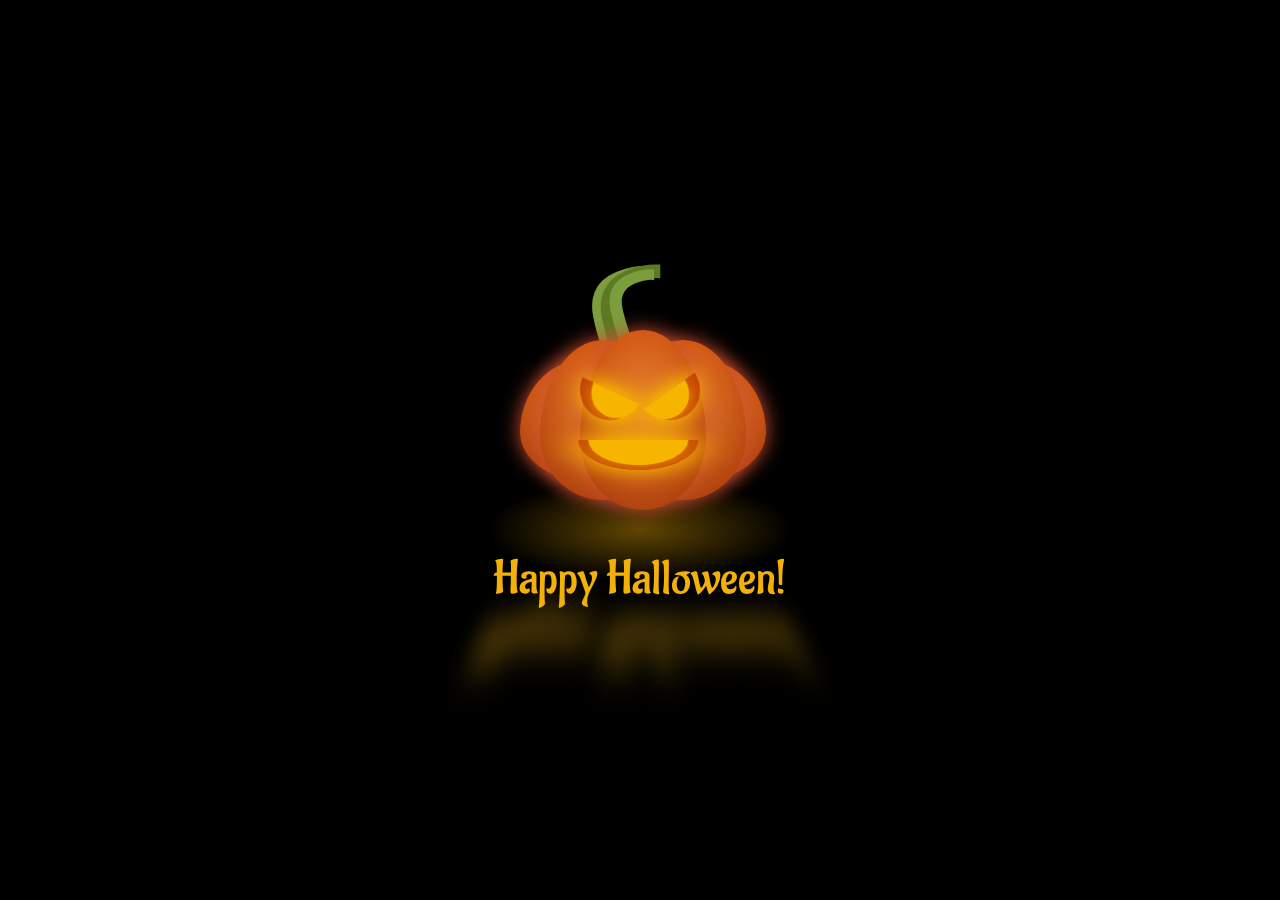
<file: Day2/index.html>
<!DOCTYPE html>
<html lang="en" >
<head>
  <meta charset="UTF-8">
  <title>CSS Spooky Halloween Pumpkin</title>
  <link rel="stylesheet" href="./style.css">

</head>
<body>
<!-- partial:index.partial.html -->
<link href='https://fonts.googleapis.com/css?family=Aladin' rel='stylesheet' type='text/css'>

<div class="image" >
  
<div class="pumpkin">

  <div class="stem">⟆</div>

  <div class="segment" ></div>
  <div class="segment" ></div>
  <div class="segment" ></div>
  <div class="segment" ></div>
  <div class="segment" ></div>
  
  <div class="eye left" ></div>
  <div class="eye right"></div>
  
  <div class="mouth" ></div>
  
</div>

<div class="shadow"></div>
  

<p class="spooky">Happy Halloween!</p>
  </div>
<!-- partial -->
  
</body>
</html>
</file>
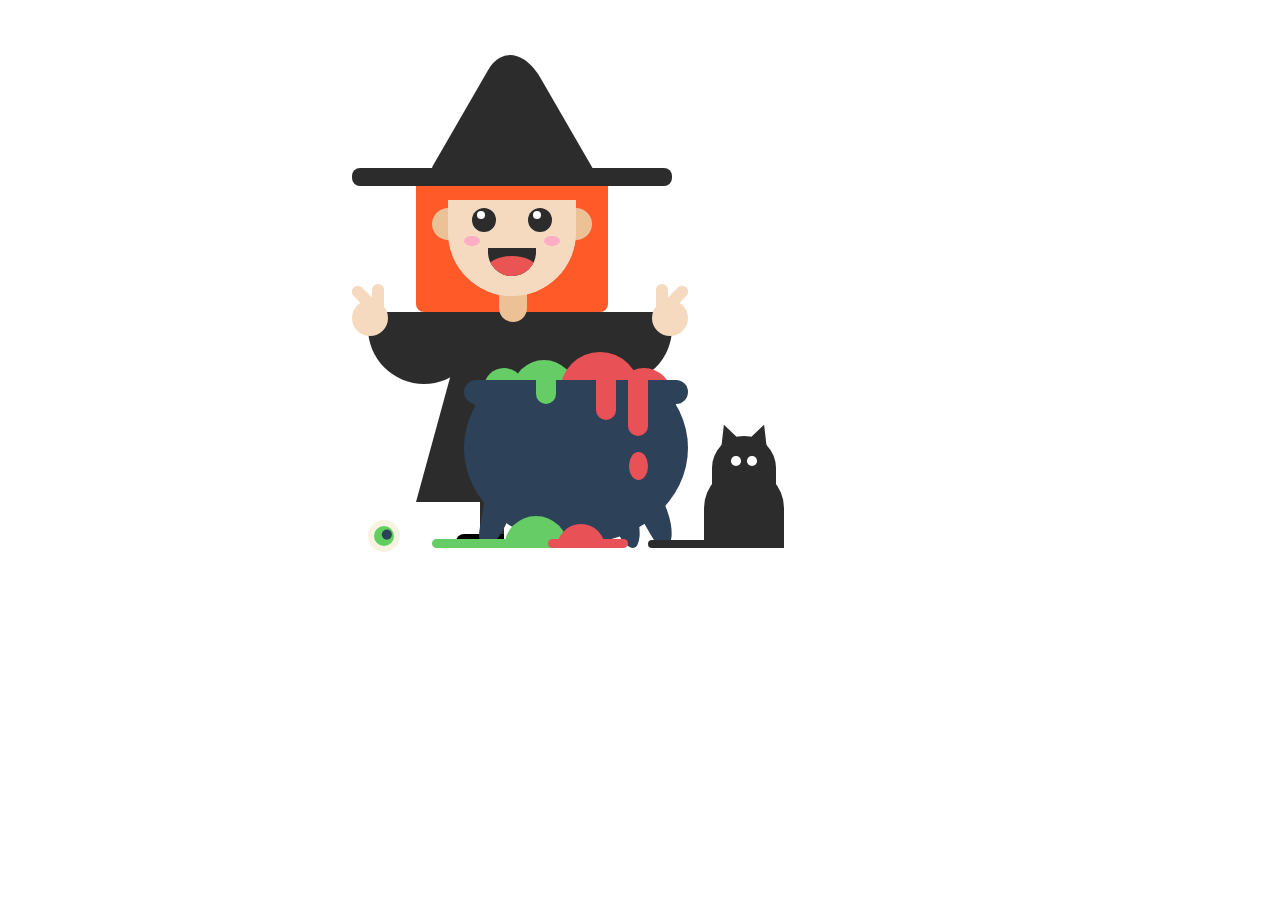
<file: Day7/index.html>
<!DOCTYPE html>
<html lang="en" >
<head>
  <meta charset="UTF-8">
  <title>Halloween Witch | Pure CSS</title>
  <link rel="stylesheet" href="./style.css">

</head>
<body>
<!-- partial:index.partial.html -->
<!-- Based on Aleksandar Savic's dribble shot: https://dribbble.com/shots/3911705-Happy-Halloween -->

<div class="container">
  <div class="witch">
    <div class="hair"></div>
    <div class="head">
			<div class="head-copy"></div>
			<div class="eye -left">
				<div class="pupil"></div>
			</div>
			<div class="eye -right">
				<div class="pupil"></div>
			</div>
			<div class="mouth">
				<div class="tongue"></div>
			</div>
			<div class="cheek -left"></div>
			<div class="cheek -right"></div>
			<div class="ear -left"></div>
			<div class="ear -right"></div>
		</div>
		<div class="neck"></div>
    <div class="hat"></div>
		<div class="hat-brim"></div>
		<div class="arm -left">
			<div class="hand -left">
				<div class="finger -left"></div>
				<div class="finger -skew-left -right"></div>
			</div>
		</div>
		<div class="arm -right">
			<div class="hand -right">
				<div class="finger -skew-right -left"></div>
				<div class="finger -right"></div>
			</div>
		</div>
		<div class="body"></div>
		<div class="leg">
			<div class="foot"></div>
		</div>
  </div>
	<div class="cauldron">
		<div class="cauldron-body"></div>
		<div class="cauldron-brim -top"></div>
		<div class="cauldron-brim -bottom"></div>
		<div class="cauldron-leg -left"></div>
		<div class="cauldron-leg -right"></div>
		<div class="cauldron-leg -small"></div>
		<div class="bottom-goo -green -g-right"></div>
		<div class="bottom-goo -red -r-middle"></div>
		<div class="goo-drip -green">
			<div class="goo-drop -green"></div>
		</div>
		<div class="goo-drip -red -right">
			<div class="goo-drop -red"></div>
		</div>
		<div class="goo-drip -red -left">
			<div class="goo-drop -red -left"></div>
		</div>
	</div>
	<div class="goo -green -g-left"></div>
	<div class="goo -green -g-right"></div>
	<div class="goo -red -r-left"></div>
	<div class="goo -red -r-right"></div>
	<div class="bubble -green"></div>
	<div class="bubble -yellow"></div>
	<div class="bubble -red"></div>
	<div class="bubble -green-2"></div>
	<div class="bottom-goo -green -g-left"></div>
	<div class="bottom-goo -red -r-line"></div>
	<div class="lone-eye">
		<div class="lone-eye__color">
			<div class="lone-eye__pupil"></div>
		</div>
	</div>
	<div class="cat">
		<div class="cat-body"></div>
		<div class="cat-head">
			<div class="cat-pupil -left"></div>
			<div class="cat-pupil -right"></div>
			<div class="cat-ear -left"></div>
			<div class="cat-ear -right"></div>
		</div>
		<div class="cat-tail"></div>
	</div>
</div>
<!-- partial -->
  
</body>
</html>
</file>
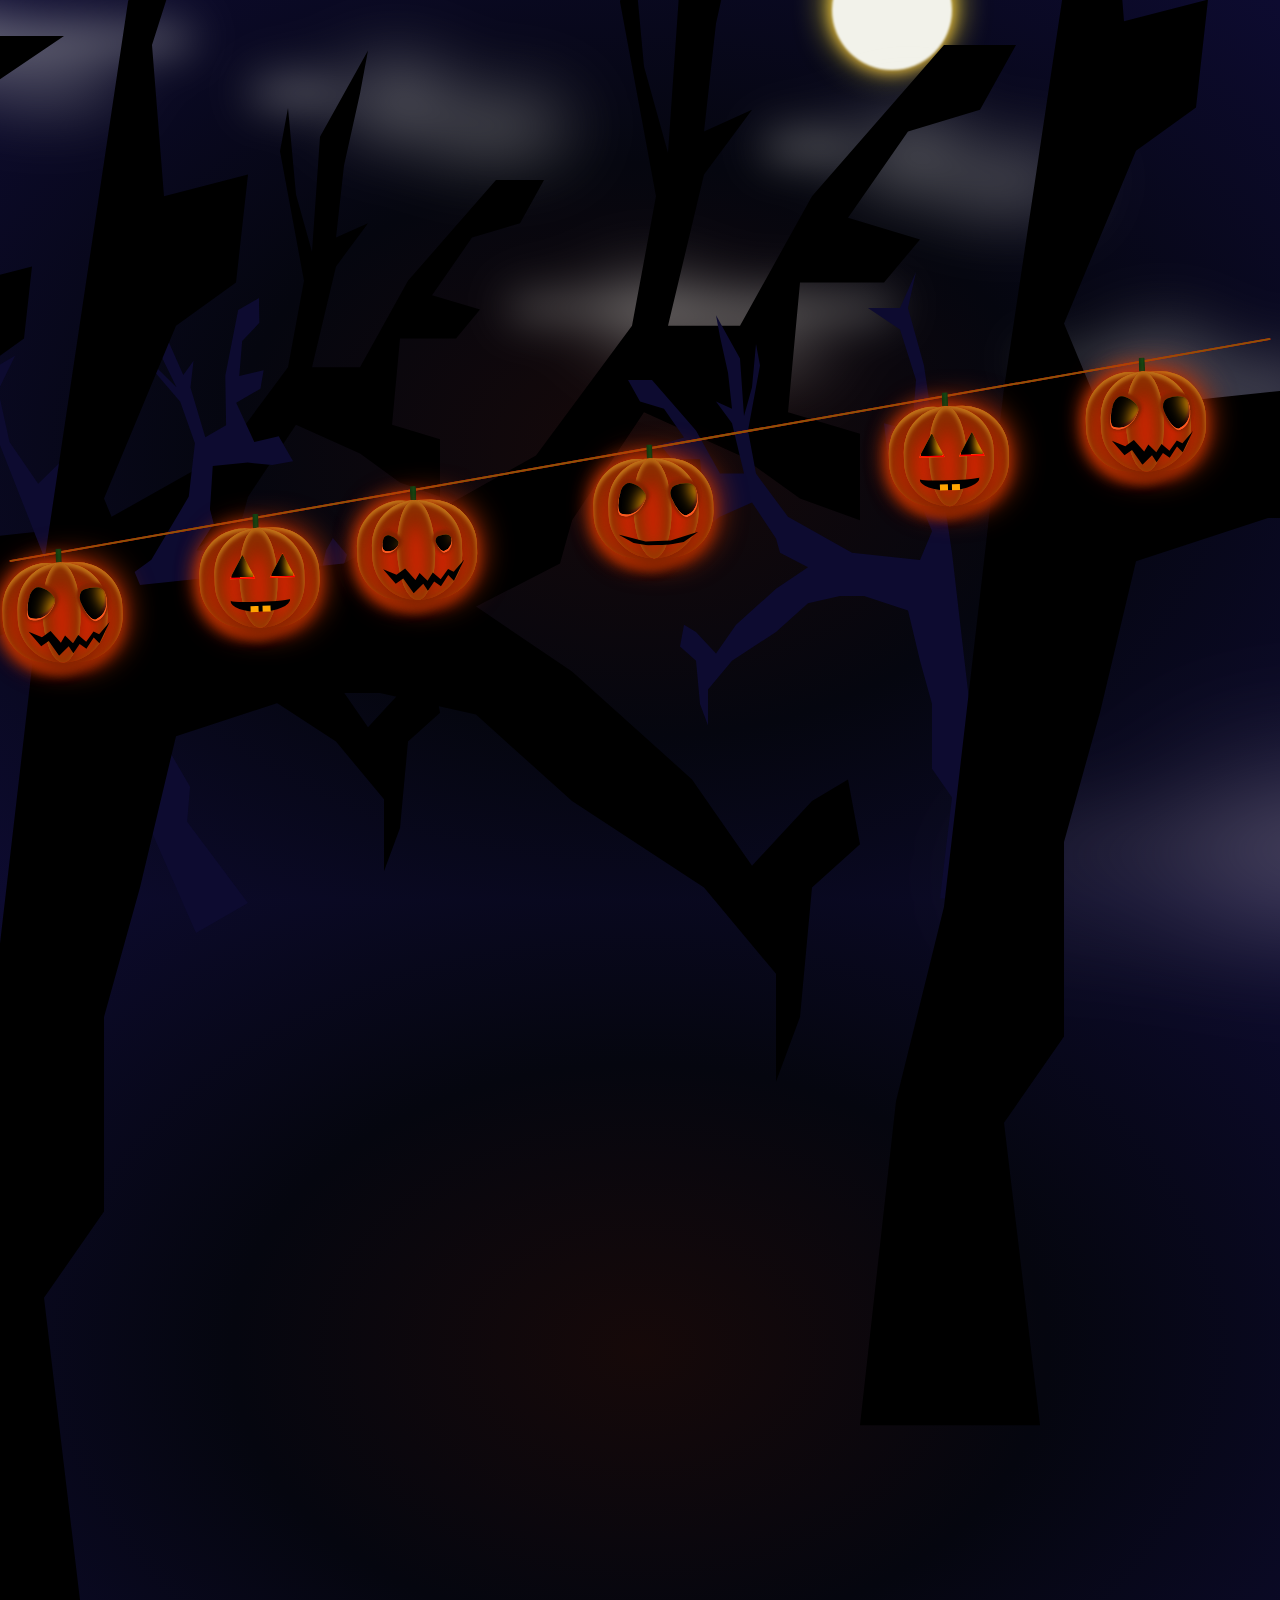
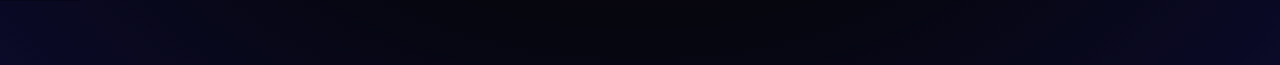
<file: Day9/index.html>
<!DOCTYPE html>
<html lang="en" >
<head>
  <meta charset="UTF-8">
  <title>Jack O&#39;Lantern Pumpkins - Pure CSS</title>
  <meta name="viewport" content="width=device-width, initial-scale=1.0">
<link rel="stylesheet" href="./style.css">

</head>
<body>
<!-- partial:index.partial.html -->
<div class="container">

  <!-- Background -->
  <div class="moon"></div>
  <div class="clouds cloud1">
    <div></div>
    <div></div>
  </div>
  <div class="clouds cloud2">
    <div></div>
    <div></div>
  </div>
  <div class="clouds cloud3">
    <div></div>
    <div></div>
  </div>
  <div class="clouds cloud4">
    <div></div>
    <div></div>
  </div>
  <div class="clouds cloud5">
    <div></div>
    <div></div>
  </div>

  <div class="smoke">
    <div></div>
  </div>

  <div class="tree tree1"></div>
  <div class="tree tree2"></div>
  <div class="tree tree3"></div>
  <div class="tree tree4"></div>
  <div class="tree tree5"></div>

  <!-- Lantern Garland -->
  <div class="dancing-line">

    <div class="pumpkin">
      <div class="stem"></div>
      <div class="heart"></div>
      <div class="rounded-eyes"></div>
      <div class="rounded-eyes"></div>
      <div class="mean-mouth"></div>
    </div>

    <div class="pumpkin">
      <div class="stem"></div>
      <div class="heart"></div>
      <div class="eye"></div>
      <div class="eye eye-right"></div>
      <div class="bb-mouth"></div>
    </div>

    <div class="pumpkin">
      <div class="stem"></div>
      <div class="heart"></div>
      <div class="rounded-eyes baby-eyes"></div>
      <div class="rounded-eyes baby-eyes"></div>
      <div class="mean-mouth"></div>
    </div>

    <div class="pumpkin">
      <div class="stem"></div>
      <div class="heart"></div>
      <div class="rounded-eyes"></div>
      <div class="rounded-eyes"></div>
      <div class="rounded-mouth"></div>
    </div>

    <div class="pumpkin">
      <div class="stem"></div>
      <div class="heart"></div>
      <div class="eye"></div>
      <div class="eye eye-right"></div>
      <div class="bb-mouth"></div>
    </div>

    <div class="pumpkin">
      <div class="stem"></div>
      <div class="heart"></div>
      <div class="rounded-eyes"></div>
      <div class="rounded-eyes"></div>
      <div class="mean-mouth"></div>
    </div>

    <div class="pumpkin">
      <div class="stem"></div>
      <div class="heart"></div>
      <div class="eye"></div>
      <div class="eye eye-right"></div>
      <div class="bb-mouth"></div>
    </div>

    <div class="pumpkin">
      <div class="stem"></div>
      <div class="heart"></div>
      <div class="rounded-eyes baby-eyes"></div>
      <div class="rounded-eyes baby-eyes"></div>
      <div class="mean-mouth"></div>
    </div>

  </div>
</div>
<!-- partial -->
  <script  src="./script.js"></script>

</body>
</html>
</file>
<file: Day2/style.css>
body{
  background-color: black;
  overflow: hidden;
}

.image{
  position: absolute;
  left: 50%;
  top: 50%;
  margin-left: -150px;
  margin-top: -120px;
  width: 300px;
  height: 200px;
}

.pumpkin{
  position: absolute;
  left: 90px;
}

.pumpkin .segment{
  position: absolute;
   display:block;
   width: 126px;
   height: 180px;
   background-color: red;
   -webkit-border-radius: 63px 63px 63px 63px / 108px 108px 72px 72px;
   border-radius:         50%  50%  50%  50%  / 60%   60%   40%  40%;
  background: #fb9a39; /* Old browsers */
background: -moz-radial-gradient(center, ellipse cover,  #fb9a39 0%, #c13c07 100%); /* FF3.6+ */
background: -webkit-gradient(radial, center center, 0px, center center, 100%, color-stop(0%,#fb9a39), color-stop(100%,#c13c07)); /* Chrome,Safari4+ */
background: -webkit-radial-gradient(center, ellipse cover,  #fb9a39 0%,#c13c07 100%); /* Chrome10+,Safari5.1+ */
background: -o-radial-gradient(center, ellipse cover,  #fb9a39 0%,#c13c07 100%); /* Opera 12+ */
background: -ms-radial-gradient(center, ellipse cover,  #fb9a39 0%,#c13c07 100%); /* IE10+ */
background: radial-gradient(ellipse at center,  #fb9a39 0%,#c13c07 100%); /* W3C */
filter: progid:DXImageTransform.Microsoft.gradient( startColorstr='#fb9a39', endColorstr='#c13c07',GradientType=1 ); /* IE6-9 fallback on horizontal gradient */
  box-shadow: 0 0 20px rgba(206,79,51,1)
}

.pumpkin .segment:after{
  content:"";
  position: absolute;
   width: 100%;
   height: 100%;
   -webkit-border-radius: 63px 63px 63px 63px / 108px 108px 72px 72px;
   border-radius:         50%  50%  50%  50%  / 60%   60%   40%  40%;
  background: -moz-linear-gradient(top,  rgba(251,154,57,0) 0%, rgba(127,35,5,0.4) 100%); /* FF3.6+ */
background: -webkit-gradient(linear, left top, left bottom, color-stop(0%,rgba(251,154,57,0)), color-stop(100%,rgba(127,35,5,0.4))); /* Chrome,Safari4+ */
background: -webkit-linear-gradient(top,  rgba(251,154,57,0) 0%,rgba(127,35,5,0.4) 100%); /* Chrome10+,Safari5.1+ */
background: -o-linear-gradient(top,  rgba(251,154,57,0) 0%,rgba(127,35,5,0.4) 100%); /* Opera 11.10+ */
background: -ms-linear-gradient(top,  rgba(251,154,57,0) 0%,rgba(127,35,5,0.4) 100%); /* IE10+ */
background: linear-gradient(to bottom,  rgba(251,154,57,0) 0%,rgba(127,35,5,0.4) 100%); /* W3C */
filter: progid:DXImageTransform.Microsoft.gradient( startColorstr='#00fb9a39', endColorstr='#667f2305',GradientType=0 ); /* IE6-9 */

}

.pumpkin .segment:nth-child(5){
  left: -40px;
  height: 160px;
  top: 10px;
}

.pumpkin .segment:nth-child(4){
  left: 40px;
  height: 160px;
  top: 10px;
}

.pumpkin .segment:nth-child(2){
  left: -60px;
  height: 120px;
  top: 30px;
}

.pumpkin .segment:nth-child(3){
  left: 60px;
  height: 120px;
  top: 30px;
}

.pumpkin .segment:nth-child(6){
  left: 0;
  height: 180px;
  top: 0;
}

.eye{
  position: absolute;
  width: 0px;
  height: 0px;
  left: 0px;
  top: 30px;
  border-right: 30px solid transparent;
  border-top: 30px solid transparent;
  border-left: 30px solid rgb(193,60,7);
  border-bottom: 30px solid rgb(193,60,7);
  border-top-left-radius: 60px;
  border-top-right-radius: 60px;
  border-bottom-left-radius: 60px;
  border-bottom-right-radius: 60px;
  -webkit-filter: drop-shadow( 0 0 10px rgb(248,181,0) );
  -moz-filter: drop-shadow( 0 0 10px rgb(248,181,0) );
  filter: drop-shadow( 0 0 10px rgb(248,181,0) );
}

.eye:after{
  content: "";
  position: absolute;
  width: 0px;
  height: 0px;
  left: -30px;
  top: -30px;
  border-right: 25px solid transparent;
  border-top: 25px solid transparent;
  border-left: 25px solid rgb(248,181,0);
  border-bottom: 25px solid rgb(248,181,0);
  border-top-left-radius: 60px;
  border-top-right-radius: 60px;
  border-bottom-left-radius: 60px;
  border-bottom-right-radius: 60px;
  -webkit-filter: drop-shadow( 0 0 10px rgb(248,181,0) );
  -moz-filter: drop-shadow( 0 0 10px rgb(248,181,0) );
  filter: drop-shadow( 0 0 10px rgb(248,181,0) );
}

.left:after{
  left: -20px; 
  top: -20px;
}

.left{
  -webkit-transform: rotate( -20deg );
  -moz-transform: rotate( -20deg );
  -ms-transform: rotate( -20deg );
  -o-transform: rotate( -20deg );
  transform: rotate( -20deg );
}

.right{
  left: 60px;
  -webkit-transform: rotate(-80deg);
  -moz-transform: rotate(-80deg);
  -ms-transform: rotate(-80deg);
  -o-transform: rotate(-80deg);
}

.pumpkin .mouth{
  position: absolute;
  width: 0px;
  height: 0px;
  left: 0px;
  top: 80px;
  border-right: 30px solid transparent;
  border-top: 30px solid transparent;
  border-left: 30px solid rgb(193,60,7);
  border-bottom: 30px solid rgb(193,60,7);
  border-top-left-radius: 60px;
  border-top-right-radius: 60px;
  border-bottom-left-radius: 60px;
  border-bottom-right-radius: 60px;
  -webkit-filter: drop-shadow( 0 0 10px rgb(248,181,0) );
  -webkit-transform: scale(2,1) rotate(-45deg) translateX(10px) translateY(10px);
  -moz-transform: scale(2,1) rotate(-45deg) translateX(10px) translateY(10px);
  -ms-transform: scale(2,1) rotate(-45deg) translateX(10px) translateY(10px);
  -o-transform: scale(2,1) rotate(-45deg) translateX(10px) translateY(10px);
}

.mouth:after{
  content: "";
  position: absolute;
  width: 0px;
  height: 0px;
  left: -25px;
  top: -25px;
  border-right: 25px solid transparent;
  border-top: 25px solid transparent;
  border-left: 25px solid rgb(248,181,0);
  border-bottom: 25px solid rgb(248,181,0);
  border-top-left-radius: 60px;
  border-top-right-radius: 60px;
  border-bottom-left-radius: 60px;
  border-bottom-right-radius: 60px;
  -webkit-filter: drop-shadow( 0 0 10px rgb(248,181,0) ); 
  -moz-filter: drop-shadow( 0 0 10px rgb(248,181,0) );
  filter: drop-shadow( 0 0 10px rgb(248,181,0) );
}

.pumpkin .stem{
  position: absolute;
  color: #5c7a23;
  font-size: 200px;
  font-weight: 800px;
  font-family: sans-serif;
  left: 10px;
  top: -80px;
  -webkit-transform: rotate(180deg);
  -moz-transform: rotate(180deg);
  -ms-transform: rotate(180deg);
  -o-transform: rotate(180deg);
  transform: rotate(180deg);
}

.pumpkin .stem:after{
  position: absolute;
  content: "⟆";
  color: #7c9d3e;
  font-size: 150px;
  font-weight: 800px;
  font-family: sans-serif;
  left: 8px;
  top: 50px;
}

.pumpkin .stem:before{
  position: absolute;
  content: "⟆";
  color: #7c9d3e;
  font-size: 190px;
  font-weight: 800px;
  font-family: sans-serif;
  left: 12px;
  top: 10px;
  z-index: -1
}

.shadow{
  position: absolute;
  left: 50%;
  margin-left: -150px;
  top: 150px;
  width: 300px;
	height: 100px;
	background: red;
	-moz-border-radius: 150px / 50px;
	-webkit-border-radius: 150px / 50px;
	border-radius: 150px / 50px;
  z-index: -1;
  background: -moz-radial-gradient(center, ellipse cover,  rgba(242,176,9,0.4) 0%, rgba(248,160,44,0) 72%, rgba(251,154,57,0) 100%); /* FF3.6+ */
background: -webkit-gradient(radial, center center, 0px, center center, 100%, color-stop(0%,rgba(242,176,9,0.4)), color-stop(72%,rgba(248,160,44,0)), color-stop(100%,rgba(251,154,57,0))); /* Chrome,Safari4+ */
background: -webkit-radial-gradient(center, ellipse cover,  rgba(242,176,9,0.4) 0%,rgba(248,160,44,0) 72%,rgba(251,154,57,0) 100%); /* Chrome10+,Safari5.1+ */
background: -o-radial-gradient(center, ellipse cover,  rgba(242,176,9,0.4) 0%,rgba(248,160,44,0) 72%,rgba(251,154,57,0) 100%); /* Opera 12+ */
background: -ms-radial-gradient(center, ellipse cover,  rgba(242,176,9,0.4) 0%,rgba(248,160,44,0) 72%,rgba(251,154,57,0) 100%); /* IE10+ */
background: radial-gradient(ellipse at center,  rgba(242,176,9,0.4) 0%,rgba(248,160,44,0) 72%,rgba(251,154,57,0) 100%); /* W3C */
filter: progid:DXImageTransform.Microsoft.gradient( startColorstr='#66f2b009', endColorstr='#00fb9a39',GradientType=1 ); /* IE6-9 fallback on horizontal gradient */
}

.pumpkin,
.pumpkin .eye,
.pumpkin .mouth,
.pumpkin .stem,
.shadow{
  -webkit-transition: -webkit-transform 150ms ease-out;
  -moz-transition: -moz-transform 150ms ease-out;
  -ms-transition: -ms-transform 150ms ease-out;
  -o-transition: -o-transform 150ms ease-out;
  transition: transform 150ms ease-out;
}

.image:hover .eye.left{ 
  -webkit-transform: rotate(-50deg);
  -moz-transform: rotate(-50deg);
  -ms-transform: rotate(-50deg);
  -o-transform: rotate(-50deg);
  transform: rotate(-50deg);
  -webkit-animation: none;
}

.image:hover .eye.right{ 
  -webkit-transform: rotate(-30deg);
  -moz-transform: rotate(-30deg);
  -ms-transform: rotate(-30deg);
  -o-transform: rotate(-30deg);
  transform: rotate(-30deg);
  -webkit-animation: none;
}

.image:hover .mouth{
  -webkit-transform: rotate(-30deg) translateY(20px);
  -moz-transform: rotate(-30deg) translateY(20px);
  -ms-transform: rotate(-30deg) translateY(20px);
  -o-transform: rotate(-30deg) translateY(20px);
  transform: rotate(-30deg) translateY(20px);
  -webkit-animation: none;
}

.image:hover .stem{
  -webkit-transform: rotate(200deg) translateY(-20px);
  -moz-transform: rotate(200deg) translateY(-20px);
  -ms-transform: rotate(200deg) translateY(-20px);
  -o-transform: rotate(200deg) translateY(-20px);
  transform: rotate(200deg) translateY(-20px);
}

.image:hover .pumpkin{
  -webkit-transform: scale(1.2,.9);
  -moz-transform: scale(1.2,.9);
  -ms-transform: scale(1.2,.9);
  -o-transform: scale(1.2,.9);
  transform: scale(1.2,.9);
}

.image:hover .shadow{
  -webkit-transform: scale(1.2,.9);
  -moz-transform: scale(1.2,.9);
  -ms-transform: scale(1.2,.9);
  -o-transform: scale(1.2,.9);
  transform: scale(1.2,.9);
}

.spooky{
  font-family: 'Aladin', cursive;
  color: #F2B009;
  font-size: 48px;
  position: absolute;
  left: 0;
  right: 0;
  text-align: center;
  top: 50%;
  margin-top: 120px;
  -webkit-perspective: 400px;
  -moz-perspective: 400px;
  -ms-perspective: 400px;
  -o-perspective: 400px;
  perspective: 400px;
}

.spooky:after{
  content: "Happy Halloween!";
  font-family: 'Aladin', cursive;
  color: #805f0b ;
  position: absolute;
  left: 0;
  right: 0;
  text-align: center;
  top: 50%;
  -webkit-filter: blur(10px);
  -moz-filter: blur(10px);
  -ms-filter: blur(10px);
  -o-filter: blur(10px);
  filter: blur(10px);
  margin-top: 30px;
  z-index: -1;
  -webkit-transform: rotateX(45deg) rotateZ(180deg) rotateY(180deg) scaleX(1.1) scaleY(2);
  -moz-transform: rotateX(45deg) rotateZ(180deg) rotateY(180deg) scaleX(1.1) scaleY(2);
  -ms-transform: rotateX(45deg) rotateZ(180deg) rotateY(180deg) scaleX(1.1) scaleY(2);
  -o-transform: rotateX(45deg) rotateZ(180deg) rotateY(180deg) scaleX(1.1) scaleY(2);
  transform: rotateX(45deg) rotateZ(180deg) rotateY(180deg) scaleX(1.1) scaleY(2);
}

@-webkit-keyframes twitchLeft {
  0%   { -webkit-transform: rotate(-30deg) }
  50%  { -webkit-transform:  scale(1.1) rotate(-10deg)}
  100% { -webkit-transform: rotate(-30deg) }
}

@-moz-keyframes twitchLeft {
  0%   { -moz-transform: rotate(-30deg) }
  50%  { -moz-transform:  scale(1.1) rotate(-10deg)}
  100% { -moz-transform: rotate(-30deg) }
}

@-ms-keyframes twitchLeft {
  0%   { -ms-transform: rotate(-30deg) }
  50%  { -ms-transform:  scale(1.1) rotate(-10deg)}
  100% { -ms-transform: rotate(-30deg) }
}

@-o-keyframes twitchLeft {
  0%   { -o-transform: rotate(-30deg) }
  50%  { -o-transform:  scale(1.1) rotate(-10deg)}
  100% { -o-transform: rotate(-30deg) }
}

@keyframes twitchLeft {
  0%   { transform: rotate(-30deg) }
  50%  { transform:  scale(1.1) rotate(-10deg)}
  100% { transform: rotate(-30deg) }
}

@-webkit-keyframes twitchRight {
  0%   { -webkit-transform: rotate(-70deg) }
  50%  { -webkit-transform: scale(1.1) rotate(-80deg)}
  100% { -webkit-transform: rotate(-70deg) }
}

@-moz-keyframes twitchRight {
  0%   { -moz-transform: rotate(-70deg) }
  50%  { -moz-transform: scale(1.1) rotate(-80deg)}
  100% { -moz-transform: rotate(-70deg) }
}

@-ms-keyframes twitchRight {
  0%   { -ms-transform: rotate(-70deg) }
  50%  { -ms-transform: scale(1.1) rotate(-80deg)}
  100% { -ms-transform: rotate(-70deg) }
}

@-o-keyframes twitchRight {
  0%   { -o-transform: rotate(-70deg) }
  50%  { -o-transform: scale(1.1) rotate(-80deg)}
  100% { -o-transform: rotate(-70deg) }
}

@keyframes twitchRight {
  0%   { transform: rotate(-70deg) }
  50%  { transform: scale(1.1) rotate(-80deg)}
  100% { transform: rotate(-70deg) }
}

@-webkit-keyframes twitchMouth {
  0%   { -webkit-transform: scale(2,1) rotate(-45deg) translateX(10px) translateY(10px); }
  50%  { -webkit-transform: scale(2,1.5) rotate(-35deg) translateX(10px) translateY(10px); }
  100% { -webkit-transform: scale(2,1) rotate(-45deg) translateX(10px) translateY(10px); }
}

@-moz-keyframes twitchMouth {
  0%   { -moz-transform: scale(2,1) rotate(-45deg) translateX(10px) translateY(10px); }
  50%  { -moz-transform: scale(2,1.5) rotate(-35deg) translateX(10px) translateY(10px); }
  100% { -moz-transform: scale(2,1) rotate(-45deg) translateX(10px) translateY(10px); }
}

@-ms-keyframes twitchMouth {
  0%   { -ms-transform: scale(2,1) rotate(-45deg) translateX(10px) translateY(10px); }
  50%  { -ms-transform: scale(2,1.5) rotate(-35deg) translateX(10px) translateY(10px); }
  100% { -ms-transform: scale(2,1) rotate(-45deg) translateX(10px) translateY(10px); }
}

@-o-keyframes twitchMouth {
  0%   { -o-transform: scale(2,1) rotate(-45deg) translateX(10px) translateY(10px); }
  50%  { -o-transform: scale(2,1.5) rotate(-35deg) translateX(10px) translateY(10px); }
  100% { -o-transform: scale(2,1) rotate(-45deg) translateX(10px) translateY(10px); }
}

@keyframes twitchMouth {
  0%   { transform: scale(2,1) rotate(-45deg) translateX(10px) translateY(10px); }
  50%  { transform: scale(2,1.5) rotate(-35deg) translateX(10px) translateY(10px); }
  100% { transform: scale(2,1) rotate(-45deg) translateX(10px) translateY(10px); }
}

.pumpkin .eye.left{
  -webkit-animation: twitchLeft 650ms ease-in-out infinite; 
  -moz-animation:    twitchLeft 650ms ease-in-out infinite; 
  -o-animation:      twitchLeft 650ms ease-in-out infinite; 
  animation:         twitchLeft 650ms ease-in-out infinite; 
}

.pumpkin .eye.right{
  -webkit-animation: twitchRight 570ms ease-in-out infinite; 
  -moz-animation:    twitchRight 570ms ease-in-out infinite; 
  -o-animation:      twitchRight 570ms ease-in-out infinite; 
  animation:         twitchRight 570ms ease-in-out infinite; 
}

.pumpkin .mouth{
  -webkit-animation: twitchMouth 770ms ease-in-out infinite; 
  -moz-animation:    twitchMouth 770ms ease-in-out infinite; 
  -o-animation:      twitchMouth 770ms ease-in-out infinite; 
  animation:         twitchMouth 770ms ease-in-out infinite; 
}
</file>
<file: Day7/style.css>
.container {
  height: 40rem;
  margin: auto;
  position: relative;
  width: 60rem;
}

.witch {
  bottom: 0;
  height: inherit;
  left: 10rem;
  position: absolute;
  width: 25rem;
}

.hair {
  background: #FF5A27;
  border-bottom-left-radius: 0.5rem;
  border-bottom-right-radius: 0.5rem;
  height: 8rem;
  left: 6rem;
  position: absolute;
  top: 11rem;
  width: 12rem;
}

.head {
  height: 6rem;
  background: #F5DABF;
  border-bottom-left-radius: 10rem;
  border-bottom-right-radius: 10rem;
  left: 8rem;
  position: absolute;
  top: 12rem;
  width: 8rem;
}

.head-copy {
  background: #F5DABF;
  border-bottom-left-radius: 10rem;
  border-bottom-right-radius: 10rem;
  height: 100%;
  position: absolute;
  width: 100%;
  z-index: 3;
}

.eye {
  background: #2C2C2C;
  border-radius: 50%;
  height: 1.5rem;
  position: absolute;
  top: 0.5rem;
  width: 1.5rem;
  z-index: 3;
}
.eye.-left {
  left: 1.5rem;
}
.eye.-right {
  right: 1.5rem;
}

.pupil {
  background: #FFF;
  border-radius: 50%;
  height: 0.5rem;
  left: 0.3rem;
  position: absolute;
  top: 0.2rem;
  width: 0.5rem;
}

.mouth {
  background: #2C2C2C;
  border-bottom-right-radius: 3rem;
  border-bottom-left-radius: 3rem;
  height: 1.75rem;
  left: 2.5rem;
  position: absolute;
  top: 3rem;
  width: 3rem;
  overflow: hidden;
  z-index: 3;
}

.tongue {
  background: #EB5454;
  border-radius: 50%;
  height: 1.5rem;
  position: relative;
  top: 0.5rem;
}

.cheek {
  background: #FCAEC5;
  border-radius: 50%;
  height: 0.6rem;
  position: absolute;
  top: 2.25rem;
  width: 1rem;
  z-index: 3;
}
.cheek.-left {
  left: 1rem;
}
.cheek.-right {
  right: 1rem;
}

.ear {
  background: #EDC196;
  border-radius: 50%;
  height: 2rem;
  position: absolute;
  top: 0.5rem;
  width: 2rem;
}
.ear.-left {
  left: -1rem;
}
.ear.-right {
  right: -1rem;
}

.neck {
  background: #EDC196;
  border-bottom-left-radius: 1.5rem;
  border-bottom-right-radius: 1.5rem;
  height: 1.75rem;
  left: 11.2rem;
  position: absolute;
  top: 17.9rem;
  width: 1.75rem;
  z-index: 2;
}

.hat {
  background-color: #2C2C2C;
  border-top-right-radius: 30%;
  height: 12rem;
  left: 7.5rem;
  position: absolute;
  top: 4.8rem;
  transform: rotate(-60deg) skewX(-30deg) scale(1, 0.866);
  width: 10rem;
  z-index: -1;
}

.hat-brim {
  background: #2C2C2C;
  border-radius: 0.5rem;
  height: 1.1rem;
  left: 2rem;
  position: absolute;
  top: 10rem;
  width: 20rem;
}

.arm {
  background: #2C2C2C;
  border-bottom-left-radius: 10rem;
  border-bottom-right-radius: 10rem;
  height: 4.5rem;
  position: absolute;
  top: 19rem;
  width: 7rem;
}
.arm.-left {
  left: 3rem;
}
.arm.-right {
  right: 3rem;
}

.hand {
  background: #F5DABF;
  border-radius: 50%;
  height: 2.25rem;
  position: absolute;
  top: -0.75rem;
  width: 2.25rem;
}
.hand.-left {
  left: -1rem;
}
.hand.-right {
  right: -1rem;
}

.finger {
  background: #F5DABF;
  border-top-left-radius: 0.75rem;
  border-top-right-radius: 0.75rem;
  height: 1.5rem;
  position: absolute;
  top: -1rem;
  width: 0.75rem;
}
.finger.-left {
  left: 1.25rem;
}
.finger.-right {
  right: 1.25rem;
}
.finger.-skew-left {
  transform: rotate(315deg);
}
.finger.-skew-right {
  transform: rotate(44deg);
}

.body {
  background: #2C2C2C;
  -webkit-clip-path: polygon(26% 34%, 72% 34%, 100% 100%, 0% 100%);
  clip-path: polygon(26% 34%, 72% 34%, 100% 100%, 0% 100%);
  height: 18rem;
  left: 6rem;
  position: absolute;
  top: 12.88rem;
  width: 12.5rem;
}

.leg {
  background: #2C2C2C;
  height: 2.75rem;
  left: 10rem;
  position: absolute;
  top: 30.9rem;
  width: 1.5rem;
}

.foot {
  background: #000;
  border-top-left-radius: 0.5rem;
  height: 0.75rem;
  left: -1.5rem;
  position: absolute;
  top: 2rem;
  width: 3rem;
}

.cauldron {
  height: 10.5rem;
  left: 19rem;
  overflow: hidden;
  position: absolute;
  top: 23.25rem;
  width: 14rem;
}

.cauldron-body {
  background: #2D4158;
  border-radius: 50%;
  bottom: 0.25rem;
  height: 12rem;
  position: absolute;
  width: 14rem;
  z-index: 4;
}

.cauldron-brim {
  background: #2D4158;
  height: 1.5rem;
  position: absolute;
  z-index: 4;
}
.cauldron-brim.-top {
  border-radius: 1.5rem;
  top: 0rem;
  width: 100%;
}
.cauldron-brim.-bottom {
  border-radius: 50%;
  height: 2rem;
  left: 0.65rem;
  top: 0.5rem;
  width: 90%;
}

.cauldron-leg {
  background-color: #2D4158;
  border-top-right-radius: 50%;
  border-top-left-radius: 80%;
  bottom: -1.5rem;
  height: 7rem;
  position: absolute;
  width: 2rem;
}
.cauldron-leg.-left {
  left: 1rem;
  transform: rotate(160deg) skewX(-30deg) scale(1, 0.466);
}
.cauldron-leg.-right {
  right: 1rem;
  transform: rotate(120deg) skewX(-30deg) scale(1, 0.466);
}
.cauldron-leg.-small {
  right: 3rem;
  transform: rotate(120deg) skewX(-30deg) scale(1, 0.466);
}

.goo {
  animation: goo-bob 1.5s infinite;
  border-radius: 50%;
  position: absolute;
}
.goo.-red {
  background: #E85256;
}
.goo.-green {
  background: #66CC66;
}
.goo.-r-left {
  height: 5rem;
  right: 30rem;
  top: 21.5rem;
  width: 5rem;
}
.goo.-r-right {
  animation-delay: 0.3s;
  height: 3.5rem;
  right: 28rem;
  top: 22.5rem;
  width: 3.5rem;
}
.goo.-g-right {
  animation-delay: 0.6s;
  height: 4rem;
  left: 22rem;
  top: 22rem;
  width: 4rem;
}
.goo.-g-left {
  animation-delay: 0.4s;
  height: 2.5rem;
  left: 20.25rem;
  top: 22.5rem;
  width: 2.5rem;
}
.goo.-bottom-left {
  bottom: 0;
  height: 3rem;
  width: 3rem;
}

.bottom-goo {
  position: absolute;
  border-top-left-radius: 4rem;
  border-top-right-radius: 4rem;
  bottom: 0;
  z-index: 4;
}
.bottom-goo.-green {
  background: #66CC66;
}
.bottom-goo.-red {
  background: #E85256;
}
.bottom-goo.-g-right {
  height: 2rem;
  left: 2.5rem;
  width: 4rem;
}
.bottom-goo.-g-left {
  border-bottom-left-radius: 4rem;
  height: 0.55rem;
  bottom: 6.25rem;
  left: 17rem;
  width: 7rem;
}
.bottom-goo.-r-middle {
  height: 1.5rem;
  left: 5.8rem;
  width: 3rem;
}
.bottom-goo.-r-line {
  border-bottom-left-radius: 4rem;
  border-bottom-right-radius: 4rem;
  height: 0.55rem;
  bottom: 6.25rem;
  left: 24.25rem;
  width: 5rem;
}

.goo-drip {
  border-bottom-left-radius: 1.5rem;
  border-bottom-right-radius: 1.5rem;
  position: absolute;
  width: 1.25rem;
  z-index: 4;
}
.goo-drip.-green {
  animation: drip-green 2s ease-in infinite;
  background: #66CC66;
  height: 1.5rem;
  left: 4.5rem;
}
.goo-drip.-red {
  background: #E85256;
}
.goo-drip.-right {
  height: 3.5rem;
  right: 2.5rem;
}
.goo-drip.-left {
  animation: drip-red 2s ease-in infinite;
  height: 2.5rem;
  right: 4.5rem;
}

.goo-drop {
  border-radius: 50%;
  position: absolute;
}
.goo-drop.-green {
  animation: drop 1.5s ease-in infinite;
  background: #66CC66;
  height: 1rem;
  top: 0rem;
  width: 1.2rem;
}
.goo-drop.-red {
  background: #E85256;
  height: 1.75rem;
  top: 4.5rem;
  right: 0;
  width: 1.2rem;
}
.goo-drop.-left {
  animation: drop 1.5s ease-in infinite;
  animation-delay: 2s;
  top: 0rem;
}

.bubble {
  animation: bubble-float 5s infinite, disappear 5s infinite;
  border-radius: 50%;
  position: absolute;
  top: 25rem;
  z-index: 3;
}
.bubble.-green {
  background: #66CC66;
  height: 1.5rem;
  left: 23rem;
  width: 1.5rem;
}
.bubble.-green-2 {
  animation-delay: 3.5s;
  background: #66CC66;
  height: 0.75rem;
  left: 24rem;
  width: 0.75rem;
}
.bubble.-yellow {
  animation-delay: 1s;
  background: #FFD267;
  height: 3rem;
  left: 24.5rem;
  width: 3rem;
}
.bubble.-red {
  animation-delay: 2s;
  background: #E85256;
  height: 1rem;
  left: 27.5rem;
  width: 1rem;
}

.lone-eye {
  background: #F6F3E0;
  border-radius: 50%;
  bottom: 6rem;
  height: 2rem;
  left: 13rem;
  position: absolute;
  transform: rotate(45deg);
  width: 2rem;
}
.lone-eye__color {
  background: #61CE61;
  border-radius: 50%;
  height: 1.25rem;
  left: 0.4rem;
  position: absolute;
  top: 0.35rem;
  width: 1.25rem;
}
.lone-eye__pupil {
  background: #2D4158;
  border-radius: 50%;
  height: 0.6rem;
  position: absolute;
  top: 0.15rem;
  right: 0.3rem;
  width: 0.6rem;
}

.cat {
  bottom: 6.25rem;
  height: 15rem;
  position: absolute;
  left: 29.5rem;
  width: 15rem;
}

.cat-body {
  background: #2C2C2C;
  bottom: 0;
  border-top-left-radius: 8rem;
  border-top-right-radius: 8rem;
  height: 5rem;
  position: absolute;
  right: 5.5rem;
  width: 5rem;
}

.cat-head {
  background: #2C2C2C;
  border-top-left-radius: 4.5rem;
  border-top-right-radius: 4.5rem;
  bottom: 3rem;
  height: 4rem;
  position: absolute;
  right: 6rem;
  width: 4rem;
}

.cat-pupil {
  background: #FFF;
  border-radius: 50%;
  height: 0.6rem;
  position: absolute;
  top: 1.25rem;
  width: 0.6rem;
}
.cat-pupil.-left {
  left: 1.2rem;
}
.cat-pupil.-right {
  right: 1.2rem;
}

.cat-ear {
  background: #2C2C2C;
  -webkit-clip-path: polygon(50% 0%, 0% 100%, 100% 100%);
  clip-path: polygon(50% 0%, 0% 100%, 100% 100%);
  height: 1.5rem;
  position: absolute;
  top: -0.75rem;
  width: 1.5rem;
}
.cat-ear.-left {
  left: 0.25rem;
  transform: rotate(340deg);
}
.cat-ear.-right {
  right: 0.25rem;
  transform: rotate(20deg);
}

.cat-tail {
  background: #2C2C2C;
  border-top-left-radius: 0.5rem;
  border-bottom-left-radius: 0.5rem;
  bottom: 0;
  height: 0.5rem;
  left: 1rem;
  position: absolute;
  width: 4rem;
}

@keyframes goo-bob {
  0% {
    transform: translateY(0);
  }
  50% {
    transform: translateY(0.25rem);
  }
  100% {
    transform: translateY(0);
  }
}
@keyframes bubble-float {
  0% {
    transform: translate(0, 0);
  }
  50% {
    transform: translate(1rem, -7rem);
  }
  100% {
    transform: translate(-0.75rem, -9rem);
  }
}
@keyframes disappear {
  0% {
    opacity: 1;
  }
  50% {
    opacity: 0.8;
  }
  100% {
    opacity: 0;
  }
}
@keyframes drip-green {
  50% {
    height: 1.75rem;
  }
  100% {
    height: 2.5rem;
  }
}
@keyframes drip-red {
  50% {
    height: 3rem;
  }
  100% {
    height: 4rem;
  }
}
@keyframes drop {
  25% {
    height: 1.75rem;
    transform: translateY(0.5rem);
  }
  75% {
    height: 1.5rem;
    transform: translateY(4rem);
  }
  100% {
    height: 1rem;
    transform: translateY(8rem);
  }
}
</file>
<file: Day9/style.css>
/* Global */
body {
  margin: 0;
  height: 100vh;
  background: radial-gradient(
    ellipse at center,
    #160909 0%,
    #05060f 45%,
    #0d0b30 100%
  );
  box-sizing: border-box;
  overflow: hidden;
}

.container {
  width: 100vw;
  height: 100%;
  display: flex;
  align-items: center;
  justify-content: center;
  position: relative;
}

/* Sky */
.moon {
  position: absolute;
  top: -50px;
  left: 65%;
  z-index: -1;
  width: 120px;
  height: 120px;
  border-radius: 50%;
  background: #f2f2ea;
  box-shadow: 0px -6px 36px 0px #fbeb36, 0px 0px 16px 0px #ffb347;
  filter: blur(1px);
}

.clouds {
  position: absolute;
  top: 4%;
  left: -15%;
  width: 380px;
  height: 10px;
  background: #f2f2ea;
  box-shadow: 0px -6px 36px 0px #f2f2ea;
  filter: blur(20px);
  opacity: 0.6;
  animation: fly 25s linear 0s infinite;
}
.cloud2 {
  left: 20%;
  top: 10%;
  width: 80px;
}
.cloud3 {
  left: 40%;
  top: 34%;
  height: 8px;
  box-shadow: 0px -6px 36px 0px #f2f2ea;
}
.cloud4 {
  left: 60%;
  top: 16%;
  width: 80px;
}
.cloud5 {
  left: 80%;
  top: 40%;
  height: 5px;
  width: 120px;
}
.clouds div {
  position: absolute;
  top: -2px;
  left: 100px;
  width: 80px;
  height: 30px;
  background: #f2f2ea;
  box-shadow: 0px -6px 36px 0px #f2f2ea;
  filter: blur(30px);
}
.clouds div:nth-child(2) {
  top: 30px;
  left: 180px;
  width: 120px;
  height: 20px;
}

/* Smoke */
.smoke {
  position: absolute;
  bottom: 0;
  right: 0;
  width: 180px;
  height: 20px;
  box-shadow: 0px -6px 36px 0px #d2c7d0;
  filter: blur(20px);
  opacity: 0.6;
  animation: smoke 25s linear 0s infinite;
  transform: scale(2);
}
.smoke div {
  position: absolute;
  top: -20px;
  left: 100px;
  width: 180px;
  height: 20px;
  background: #d2c7d0;
  box-shadow: 0px -6px 36px 0px #d2c7d0;
  filter: blur(30px);
}

/* Forest Background */
.tree {
  position: absolute;
  bottom: 0;
  left: 0;
  width: 400px;
  height: 80vh;
  background: black;
  transform: scale(2);
  clip-path: polygon(
    0% 97%,
    3% 82%,
    7% 73%,
    12% 49%,
    19% 23%,
    23% 15%,
    21% 10%,
    25% 15%,
    33% 15%,
    25% 18%,
    21% 25%,
    22% 32%,
    29% 31%,
    28% 36%,
    23% 38%,
    17% 46%,
    20% 50%,
    37% 49%,
    53% 44%,
    61% 38%,
    63% 32%,
    60% 23%,
    61% 20%,
    62% 26%,
    64% 30%,
    65% 22%,
    71% 16%,
    70% 19%,
    68% 24%,
    67% 29%,
    71% 28%,
    67% 31%,
    64% 38%,
    70% 38%,
    76% 32%,
    87% 25%,
    93% 25%,
    90% 28%,
    84% 29%,
    79% 33%,
    85% 34%,
    82% 36%,
    75% 36%,
    74% 42%,
    80% 43%,
    80% 47%,
    75% 46%,
    70% 44%,
    62% 42%,
    56% 47%,
    55% 49%,
    48% 51%,
    56% 54%,
    66% 59%,
    71% 63%,
    76% 60%,
    79% 59%,
    80% 62%,
    76% 64%,
    75% 70%,
    73% 73%,
    73% 68%,
    67% 64%,
    56% 60%,
    48% 56%,
    40% 55%,
    34% 55%,
    23% 57%,
    20% 64%,
    17% 70%,
    17% 79%,
    12% 83%,
    15% 97%
  );
}
.tree2 {
  background: #0d0b30;
  transform: rotate(-30deg);
}
.tree3 {
  transform: rotate(-20deg);
  transform: scale(3);
  top: 225px;
  left: 300px;
}
.tree4 {
  left: 600px;
  top: 200px;
  transform: scaleX(-1);
  background: #0d0b30;
}
.tree5 {
  left: 1260px;
  top: 50px;
  transform: scale(3);
}

/* Line */
.dancing-line {
  background: red;
  border-top: 2px solid #8c5407;
  width: 100%;
  position: relative;
  transform: rotateZ(-10deg);
}

.stem {
  position: absolute;
  top: -14px;
  left: 45px;
  width: 6px;
  height: 24px;
  border-radius: 1px;
  background-color: #194d14;
  background-image: linear-gradient(
    to right,
    rgba(0, 0, 0, 0.3) 0%,
    rgba(0, 0, 0, 0.1) 58%,
    rgba(0, 0, 0, 0.1) 62%,
    rgba(0, 0, 0, 0.3) 100%
  );
}

/* Pumkin body */
.pumpkin {
  position: absolute;
  top: 10px;
  left: 0;
  width: 110px;
  height: 100px;
  border-radius: 46px;
  background: #e02604;
  transform: rotateZ(8deg);
  transform-origin: 50% 0;
  box-shadow: inset 0 0px 20px #964203, 0 0 30px 2px #d23805,
    0px 7px 14px #862400, 0px 3px 4px #ffc039 inset, 0px 0px 0px #f59201 inset,
    0px 12px 19px 10px #862400 inset;
}
.pumpkin::before {
  content: "";
  position: absolute;
  width: 90px;
  height: 100px;
  left: -10px;
  border-radius: 50px;
  background: #e02604;
  box-shadow: inset 0 0px 20px #964203, 0 0 20px 2px #d23805,
    0px 7px 14px #862400, 0px 3px 4px #ffc039 inset, 0px 0px 0px #f59201 inset,
    0px 12px 19px 10px #862400 inset;
}
.pumpkin::after {
  content: "";
  position: absolute;
  width: 90px;
  height: 100px;
  left: 5px;
  border-radius: 50px;
  background: #e02604;
  box-shadow: inset 0 0px 20px #964203, 0px 7px 14px #862400,
    0px 3px 4px #ffc039 inset, 0px 0px 0px #f59201 inset,
    0px 12px 19px 10px #862400 inset;
}
.heart {
  position: absolute;
  top: 0;
  left: 30px;
  z-index: 3;
  width: 38px;
  height: 100px;
  border-radius: 50%;
  background: #e02604;
  box-shadow: inset 0 0px 20px #964203, 0px 7px 14px #862400,
    0px 3px 4px #ffc039 inset, 0px 0px 0px #f59201 inset,
    0px 12px 18px 10px #862400 inset;
}
/* Eyes */
.eye {
  position: absolute;
  top: 25px;
  left: 20px;
  height: 22px;
  width: 22px;
  z-index: 1000;
  background-color: orange;
  box-shadow: inset 15px 0 8px black;
  border: 2px solid red;
  clip-path: polygon(0% 98%, 100% 99%, 52.9% 4.9%);
}
.eye-right {
  left: 60px;
}

.rounded-eyes {
  position: absolute;
  z-index: 10;
  top: 105px;
  left: 20px;
}
.rounded-eyes:before,
.rounded-eyes:after {
  content: "";
  position: absolute;
  width: 26px;
  height: 32px;
  background-color: orange;
  box-shadow: inset 1px 0 2px black, inset 20px 0 16px black,
    0px -4px 2px #ff5722 inset, 0px -2px 3px 2px #862400;
  border-bottom: 2px solid #ff5722;
  border-radius: 30% 70% 70% 30% / 30% 30% 70% 70%;
}
.rounded-eyes:before {
  top: -80px;
  left: -5px;
  transform: rotate(20deg);
}
.rounded-eyes:after {
  top: -80px;
  left: 50px;
  transform: rotate(-20deg);
}

.baby-eyes:before,
.baby-eyes:after {
  width: 16px;
  height: 16px;
  top: -70px;
}
/* Mouth */
.mean-mouth {
  position: absolute;
  width: 100%;
  height: 100px;
  left: 0px;
  top: 4px;
  z-index: 10;
  background: black;
  clip-path: polygon(
    14% 64%,
    25% 79%,
    32% 74%,
    41% 89%,
    50% 80%,
    54% 87%,
    60% 78%,
    66% 83%,
    73% 72%,
    78% 78%,
    88% 57%,
    78% 69%,
    73% 66%,
    66% 76%,
    59% 69%,
    54% 77%,
    47% 69%,
    43% 76%,
    34% 64%,
    26% 70%
  );
}
.rounded-mouth {
  position: absolute;
  width: 100px;
  height: 60px;
  left: 4px;
  top: 30px;
  background: black;
  z-index: 10;
  clip-path: polygon(
    10% 75%,
    25% 90%,
    40% 95%,
    60% 95%,
    75% 91%,
    90% 75%,
    62% 88%,
    37% 88%
  );
  filter: drop-shadow(20px 20px 80px orange);
}
.bb-mouth {
  position: absolute;
  width: 60px;
  height: 14px;
  left: 20px;
  top: 60px;
  z-index: 10;
  border-left: 0 solid transparent;
  border-right: 0 solid transparent;
  border-bottom: 10px solid black;
  -moz-border-radius: 50%;
  -webkit-border-radius: 50%;
  border-radius: 50%;
}
.bb-mouth:before {
  content: "";
  display: block;
  height: 6px;
  width: 8px;
  background-color: orange;
  position: absolute;
  left: 20px;
  top: 18px;
}
.bb-mouth:after {
  content: "";
  display: block;
  height: 6px;
  width: 8px;
  background-color: orange;
  position: absolute;
  left: 32px;
  top: 18px;
}
/* Specific to each lantern */
.pumpkin:nth-child(1) {
  animation: swing 0.8s ease-in-out forwards infinite;
}
.pumpkin:nth-child(2) {
  left: 200px;
  animation: swing 1s ease-in-out forwards infinite;
}
.pumpkin:nth-child(3) {
  left: 360px;
  animation: swing 1.6s ease-in-out forwards infinite;
}
.pumpkin:nth-child(4) {
  left: 600px;
  animation: swing 1s ease-in-out forwards infinite;
}
.pumpkin:nth-child(5) {
  left: 900px;
  animation: swing 1.2s ease-in-out forwards infinite;
}
.pumpkin:nth-child(6) {
  left: 1100px;
  animation: swing 1.6s ease-in-out forwards infinite;
}
.pumpkin:nth-child(7) {
  left: 1440px;
  animation: swing 1s ease-in-out forwards infinite;
}
.pumpkin:nth-child(8) {
  left: 1600px;
  animation: swing 1.3s ease-in-out forwards infinite;
}

/* Animations */
@keyframes swing {
  0% {
    transform: rotate(10deg);
  }
  50% {
    transform: rotate(-5deg);
  }
  100% {
    transform: rotate(10deg);
  }
}

@keyframes fly {
  0% {
    transform: translateX(-100vw);
  }
  100% {
    transform: translateX(100vw);
  }
}

@keyframes smoke {
  0% {
    transform: translateX(100vw);
  }
  100% {
    transform: translateX(-100vw);
  }
}
</file>
